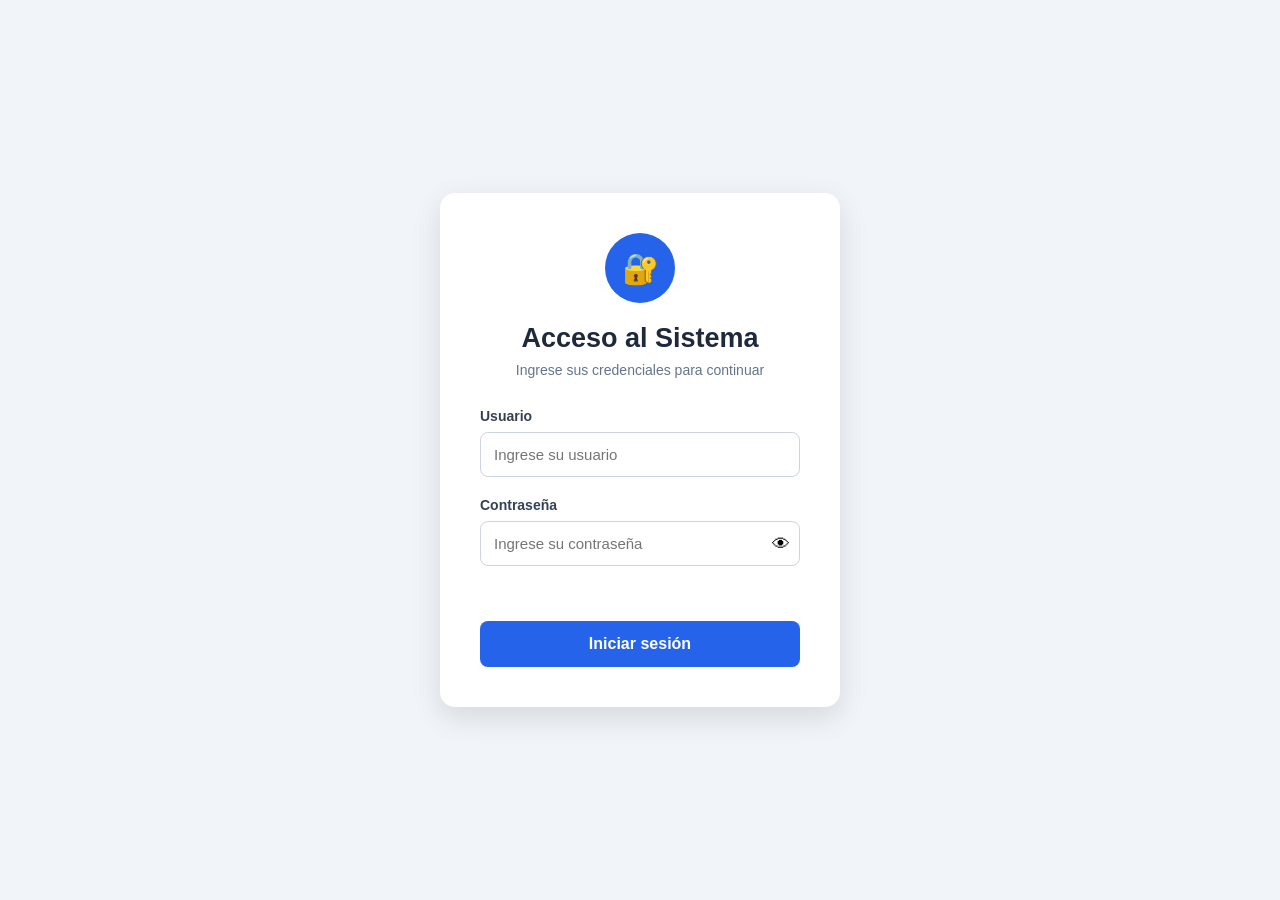
<file: index.html>
<!DOCTYPE html>
<html lang="es">
<head>
    <meta charset="UTF-8">
    <meta name="viewport" content="width=device-width, initial-scale=1.0">

    <title>Acceso al Sistema</title>

    <link rel="stylesheet" href="estilos.css">
</head>

<body>

    <main class="login-container">

        <section class="login-card">

            <div class="logo">
                🔐
            </div>

            <h1>Acceso al Sistema</h1>

            <p class="descripcion">
                Ingrese sus credenciales para continuar
            </p>

            <form id="loginForm">

                <div class="campo">

                    <label for="usuario">
                        Usuario
                    </label>

                    <input
                        type="text"
                        id="usuario"
                        name="usuario"
                        placeholder="Ingrese su usuario"
                        autocomplete="username"
                        required
                    >

                </div>


                <div class="campo">

                    <label for="password">
                        Contraseña
                    </label>

                    <div class="password-box">

                        <input
                            type="password"
                            id="password"
                            name="password"
                            placeholder="Ingrese su contraseña"
                            autocomplete="current-password"
                            required
                        >

                        <button
                            type="button"
                            id="btnMostrar"
                            aria-label="Mostrar contraseña"
                        >
                            👁
                        </button>

                    </div>

                </div>


                <p id="mensaje" class="mensaje"></p>


                <button
                    type="submit"
                    class="btn-login"
                >
                    Iniciar sesión
                </button>

            </form>

        </section>

    </main>


    <script src="login.js"></script>

</body>
</html>
</file>
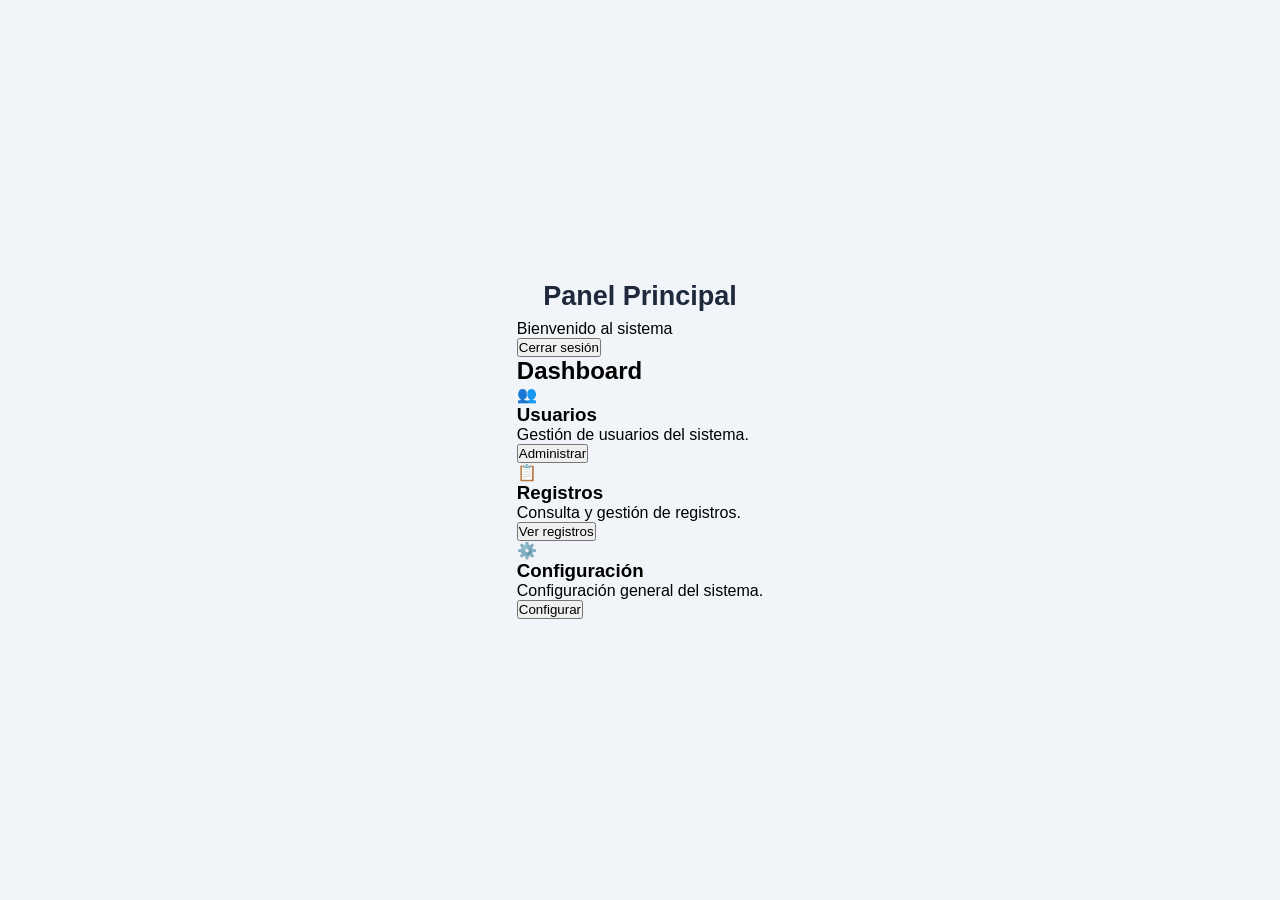
<file: panel.html>
<!DOCTYPE html>
<html lang="es">

<head>

    <meta charset="UTF-8">

    <meta
        name="viewport"
        content="width=device-width, initial-scale=1.0"
    >

    <title>Panel Principal</title>

    <link rel="stylesheet" href="estilos.css">

</head>


<body>

    <main class="panel-container">

        <header class="panel-header">

            <div>

                <h1>Panel Principal</h1>

                <p id="bienvenida">
                    Bienvenido al sistema
                </p>

            </div>


            <button
                id="cerrarSesion"
                class="btn-logout"
            >
                Cerrar sesión
            </button>

        </header>


        <section class="panel-content">

            <h2>Dashboard</h2>


            <div class="cards">

                <article class="card">

                    <div class="card-icon">
                        👥
                    </div>

                    <h3>Usuarios</h3>

                    <p>
                        Gestión de usuarios del sistema.
                    </p>

                    <button>
                        Administrar
                    </button>

                </article>


                <article class="card">

                    <div class="card-icon">
                        📋
                    </div>

                    <h3>Registros</h3>

                    <p>
                        Consulta y gestión de registros.
                    </p>

                    <button>
                        Ver registros
                    </button>

                </article>


                <article class="card">

                    <div class="card-icon">
                        ⚙️
                    </div>

                    <h3>Configuración</h3>

                    <p>
                        Configuración general del sistema.
                    </p>

                    <button>
                        Configurar
                    </button>

                </article>

            </div>

        </section>

    </main>


    <script>

        // Obtener usuario de la sesión

        const usuario =
            sessionStorage.getItem("usuario");


        // Mostrar bienvenida

        if (usuario) {

            document.getElementById(
                "bienvenida"
            ).textContent =
                "Bienvenido, " + usuario;

        }


        // ============================
        // CERRAR SESIÓN
        // ============================

        document
            .getElementById("cerrarSesion")
            .addEventListener("click", function () {

                sessionStorage.removeItem("usuario");

                window.location.href = "index.html";

            });

    </script>

</body>

</html>
</file>
<file: estilos.css>
/* =========================
   CONFIGURACIÓN GENERAL
========================= */

* {
    margin: 0;
    padding: 0;
    box-sizing: border-box;
}

body {
    font-family: Arial, Helvetica, sans-serif;

    min-height: 100vh;

    background: #f1f5f9;

    display: flex;
    justify-content: center;
    align-items: center;
}


/* =========================
   CONTENEDOR LOGIN
========================= */

.login-container {
    width: 100%;
    padding: 20px;
}


/* =========================
   TARJETA
========================= */

.login-card {
    width: 400px;
    max-width: 100%;

    margin: auto;

    padding: 40px;

    background: white;

    border-radius: 15px;

    box-shadow: 0 10px 30px rgba(0, 0, 0, 0.12);
}


/* =========================
   LOGO
========================= */

.logo {
    width: 70px;
    height: 70px;

    margin: 0 auto 20px;

    border-radius: 50%;

    background: #2563eb;

    display: flex;
    justify-content: center;
    align-items: center;

    font-size: 30px;
}


/* =========================
   TÍTULO
========================= */

h1 {
    text-align: center;

    color: #1e293b;

    font-size: 27px;

    margin-bottom: 8px;
}


.descripcion {
    text-align: center;

    color: #64748b;

    font-size: 14px;

    margin-bottom: 30px;
}


/* =========================
   CAMPOS
========================= */

.campo {
    margin-bottom: 20px;
}

.campo label {
    display: block;

    margin-bottom: 8px;

    color: #334155;

    font-size: 14px;

    font-weight: bold;
}


.campo input {
    width: 100%;

    padding: 13px;

    border: 1px solid #cbd5e1;

    border-radius: 8px;

    outline: none;

    font-size: 15px;

    transition: 0.2s;
}


.campo input:focus {
    border-color: #2563eb;

    box-shadow:
        0 0 0 3px rgba(37, 99, 235, 0.12);
}


/* =========================
   CONTRASEÑA
========================= */

.password-box {
    position: relative;
}

.password-box input {
    padding-right: 45px;
}


#btnMostrar {
    position: absolute;

    right: 10px;

    top: 50%;

    transform: translateY(-50%);

    border: none;

    background: transparent;

    cursor: pointer;

    font-size: 18px;
}


/* =========================
   MENSAJE
========================= */

.mensaje {
    min-height: 20px;

    margin-bottom: 15px;

    text-align: center;

    font-size: 14px;
}


/* =========================
   BOTÓN LOGIN
========================= */

.btn-login {
    width: 100%;

    padding: 14px;

    border: none;

    border-radius: 8px;

    background: #2563eb;

    color: white;

    font-size: 16px;

    font-weight: bold;

    cursor: pointer;

    transition: 0.2s;
}


.btn-login:hover {
    background: #1d4ed8;
}


.btn-login:active {
    transform: scale(0.98);
}


/* =========================
   RESPONSIVE
========================= */

@media (max-width: 500px) {

    .login-card {
        padding: 30px 20px;
    }

    h1 {
        font-size: 23px;
    }

}
</file>
